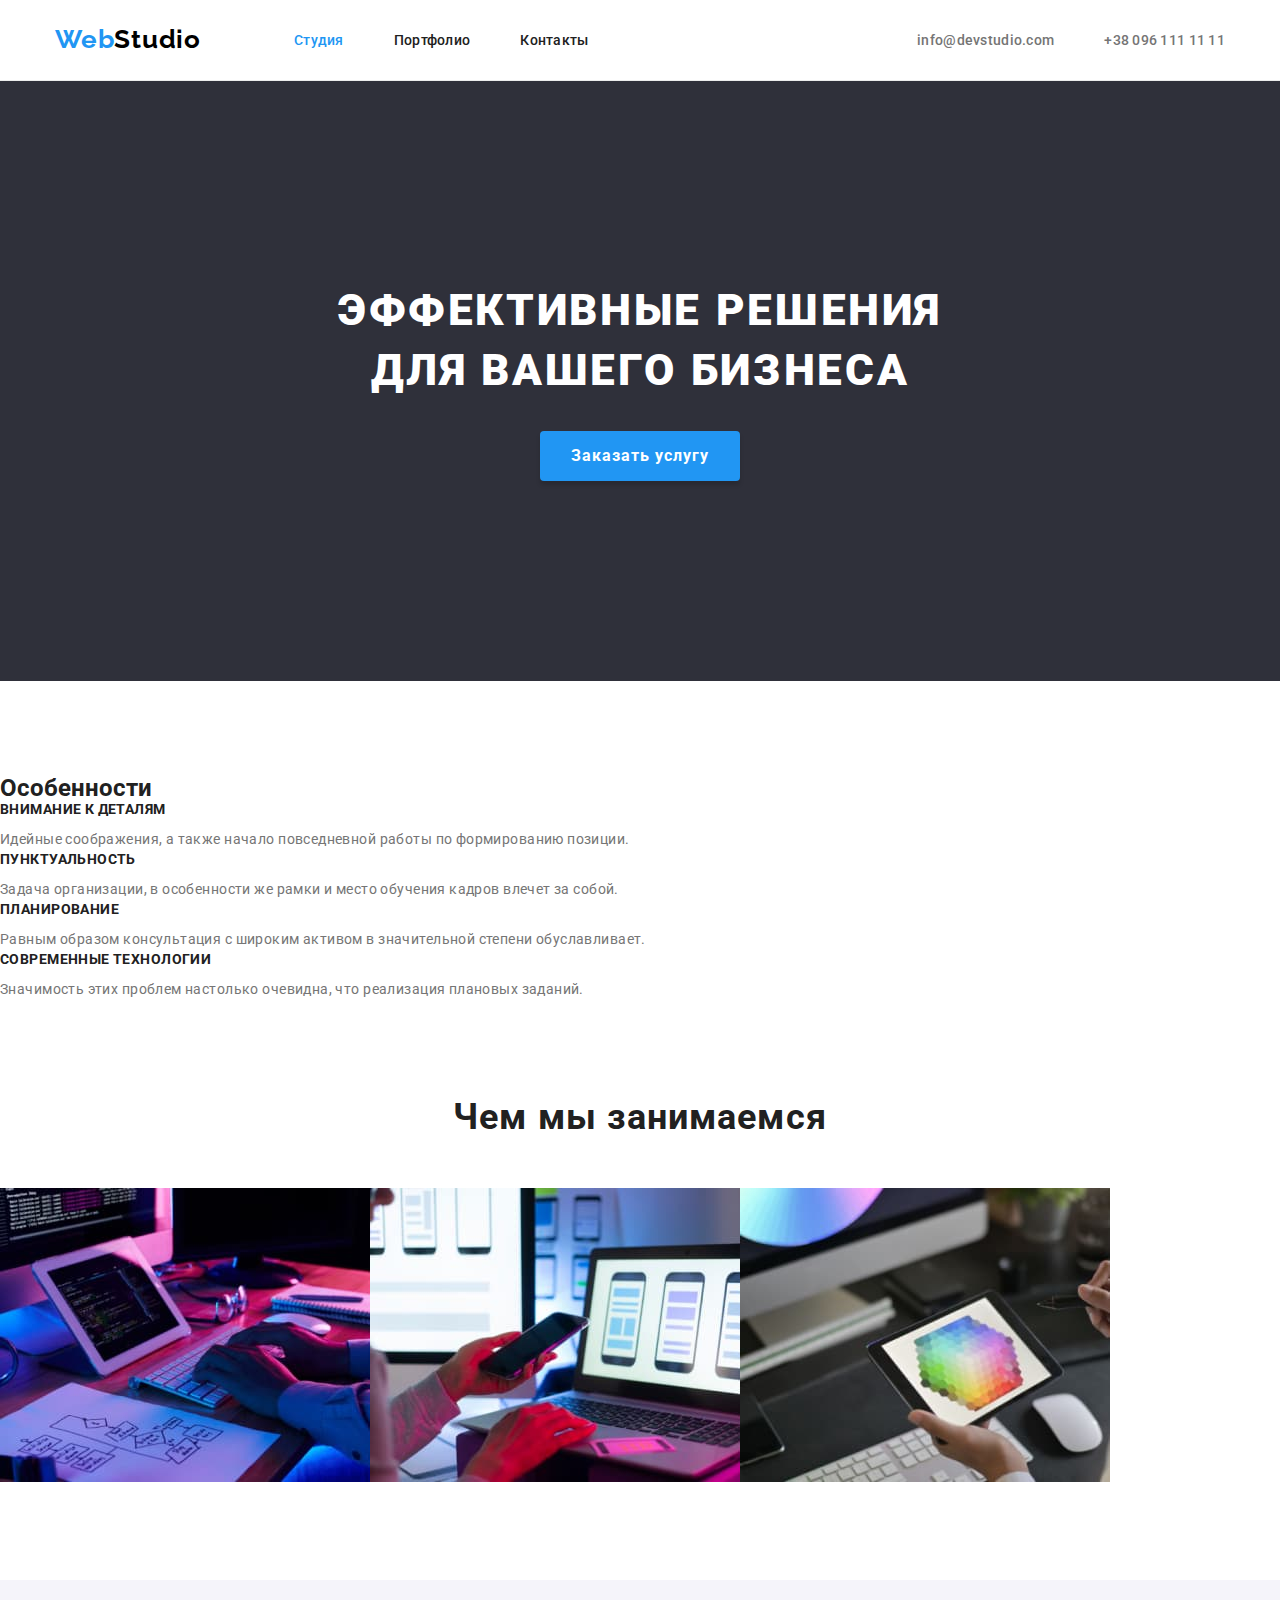
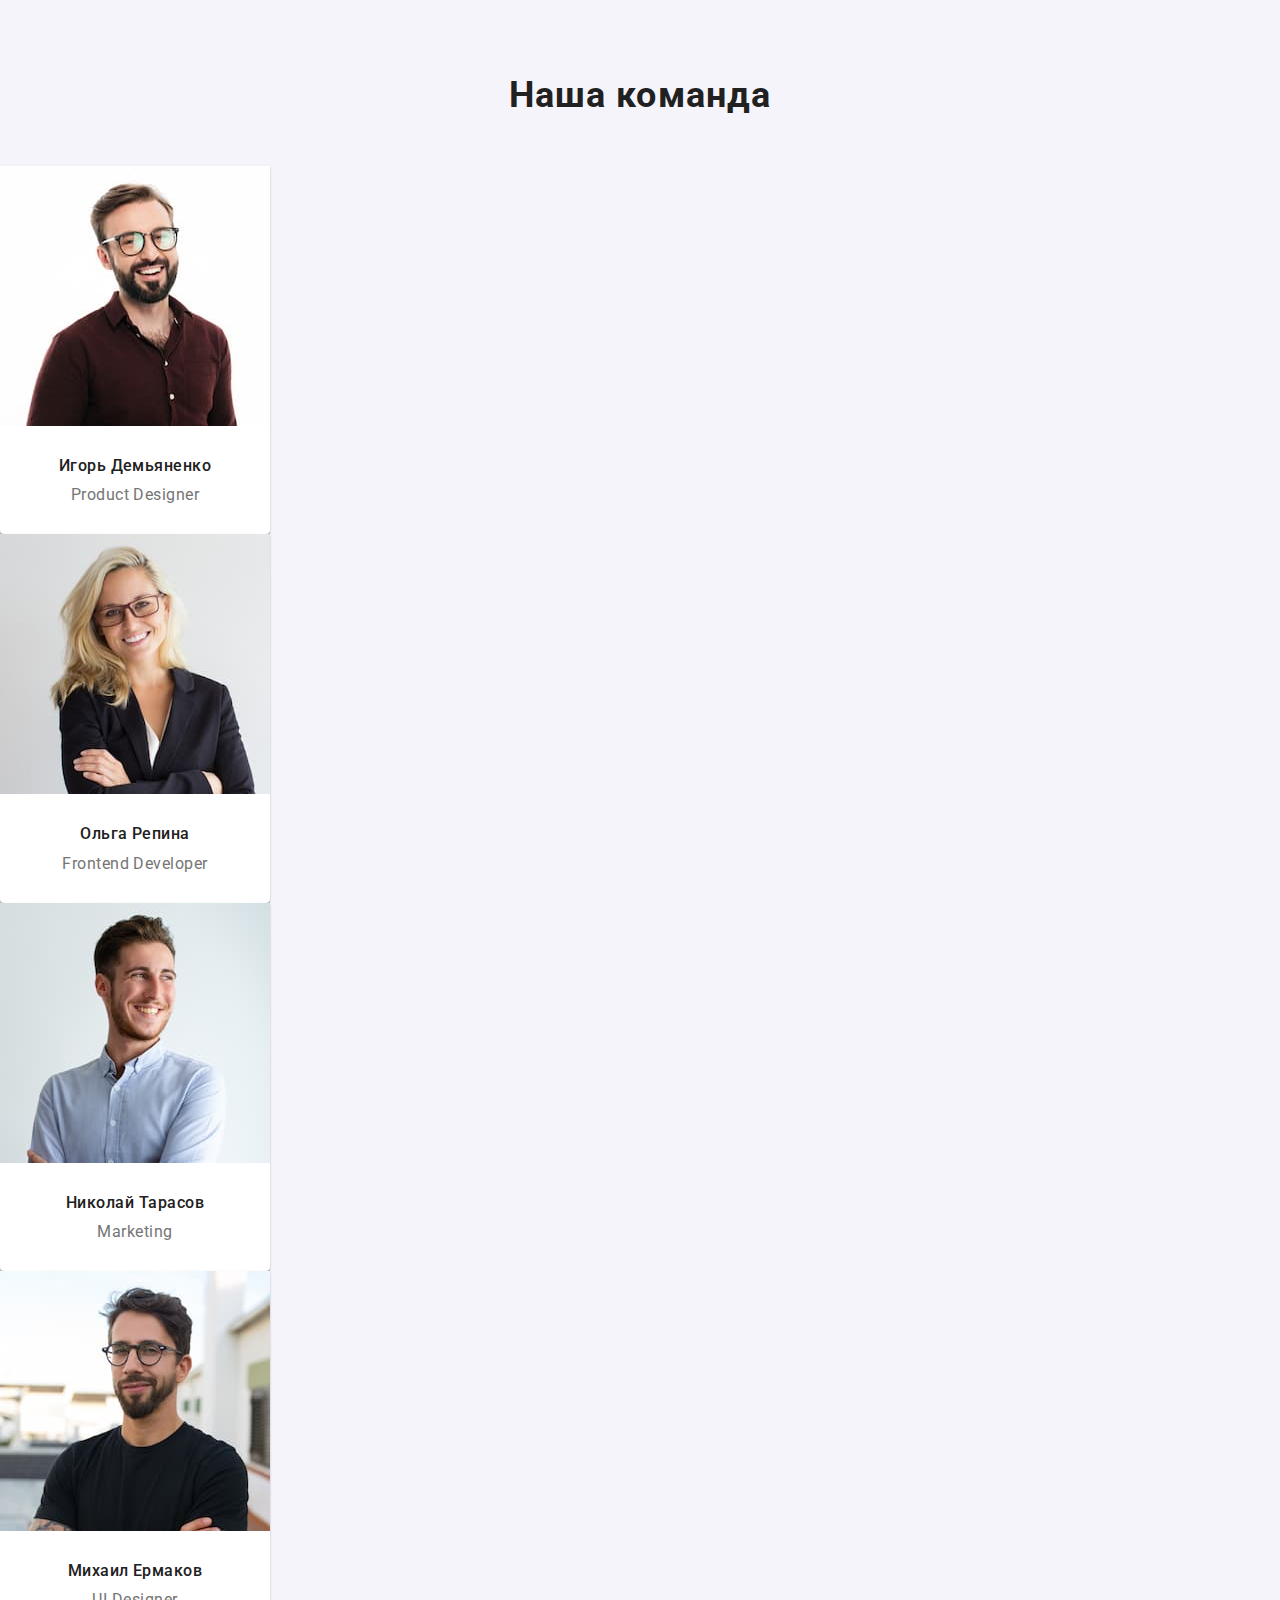
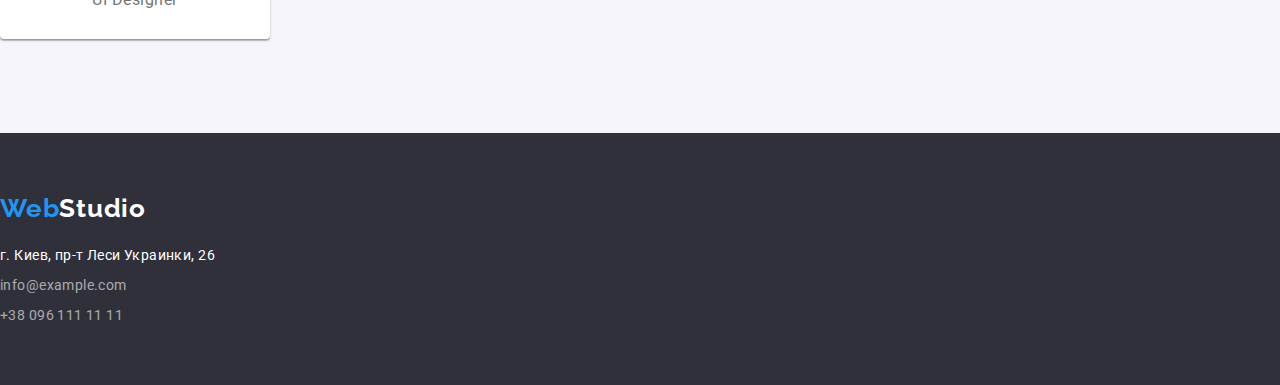
<file: index.html>
<!DOCTYPE html>
<html lang="ru">
  <head>
    <meta charset="UTF-8" />
    <meta http-equiv="X-UA-Compatible" content="IE=edge" />
    <meta name="viewport" content="width=device-width, initial-scale=1.0" />
    <title>Web Studio</title>
    <link rel="preconnect" href="https://fonts.googleapis.com" />
    <link rel="preconnect" href="https://fonts.gstatic.com" crossorigin />
    <link
      href="https://fonts.googleapis.com/css2?family=Arima+Madurai:wght@900&family=Grandstander:ital,wght@1,300&family=Raleway:wght@700&family=Roboto:wght@400;500;700;900&display=swap"
      rel="stylesheet"
    />
    <link
      rel="stylesheet"
      href="https://cdnjs.cloudflare.com/ajax/libs/modern-normalize/1.1.0/modern-normalize.min.css"
    />
    <link rel="stylesheet" href="./css/styles.css" />
  </head>

  <body>
    <!-- секция заголовка -->
    <header class="header">
      <div class="container">
        <nav class="main-nav">
          <a href="./index.html" class="logo"><span class="logo-web">Web</span>Studio</a>
          <ul class="nav-list">
            <li class="nav-item"><a class="nav-link link current" href="./index.html">Студия</a></li>
            <li class="nav-item"><a class="nav-link link" href="./portfolio.html">Портфолио</a></li>
            <li class="nav-item"><a class="nav-link link" href="">Контакты</a></li>
          </ul>
        </nav>

        <ul class="header-contacts">
          <li class="header-contacts-item">
            <a class="header-contacts-link link" href="mailto:info@devstudio.com">info@devstudio.com</a>
          </li>
          <li class="header-contacts-item">
            <a class="header-contacts-link link" href="tel:+380961111111">+38 096 111 11 11</a>
          </li>
        </ul>
      </div>
    </header>

    <!-- основная секция -->
    <main>
      <!-- герой -->
      <div class="hero">
        <h1 class="hero-text">
          Эффективные решения <br />
          для вашего бизнеса
        </h1>
        <button type="button" class="hero-button">Заказать услугу</button>
      </div>

      <!-- особенности -->
      <section class="features">
        <h2>Особенности</h2>
        <ul>
          <li class="features-item">
            <h3 class="features-item-name">Внимание к деталям</h3>
            <p class="features-item-text">
              Идейные соображения, а также начало повседневной работы по формированию позиции.
            </p>
          </li>
          <li class="features-item">
            <h3 class="features-item-name">Пунктуальность</h3>
            <p class="features-item-text">
              Задача организации, в особенности же рамки и место обучения кадров влечет за собой.
            </p>
          </li>
          <li class="features-item">
            <h3 class="features-item-name">Планирование</h3>
            <p class="features-item-text">
              Равным образом консультация с широким активом в значительной степени обуславливает.
            </p>
          </li>
          <li class="features-item">
            <h3 class="features-item-name">Современные технологии</h3>
            <p class="features-item-text">
              Значимость этих проблем настолько очевидна, что реализация плановых заданий.
            </p>
          </li>
        </ul>
      </section>

      <!-- чем мы занимаемся -->
      <section class="we-do">
        <h2 class="we-do-title">Чем мы занимаемся</h2>
        <ul class="we-do-list">
          <li>
            <a href="">
              <img src="./images/img1.jpg" alt="вёрстка сайта" width="370" height="294" />
            </a>
          </li>
          <li>
            <a href="">
              <img src="./images/img2.jpg" alt="дизайн мобильных приложений" width="370" height="294" />
            </a>
          </li>
          <li>
            <a href="">
              <img src="./images/img3.jpg" alt="выбор цветовой гаммы" width="370" height="294" />
            </a>
          </li>
        </ul>
      </section>

      <!-- наша команда -->
      <section class="team">
        <h2 class="team-title">Наша команда</h2>
        <ul>
          <li class="team-member">
            <img src="./images/empl1.jpg" alt="сотрудник компании мужчина" width="270" height="260" />
            <p class="team-member-name">Игорь Демьяненко</p>
            <p class="team-member-position" lang="en">Product Designer</p>
          </li>
          <li class="team-member">
            <img src="./images/empl2.jpg" alt="сотрудник компании женщина" width="270" height="260" />
            <p class="team-member-name">Ольга Репина</p>
            <p class="team-member-position" lang="en">Frontend Developer</p>
          </li>
          <li class="team-member">
            <img src="./images/empl3.jpg" alt="сотрудник компании мужчина" width="270" height="260" />
            <p class="team-member-name">Николай Тарасов</p>
            <p class="team-member-position" lang="en">Marketing</p>
          </li>
          <li class="team-member">
            <img src="./images/empl4.jpg" alt="сотрудник компании мужчина" width="270" height="260" />
            <p class="team-member-name">Михаил Ермаков</p>
            <p class="team-member-position" lang="en">UI Designer</p>
          </li>
        </ul>
      </section>
    </main>

    <!-- нижний колонтитул -->
    <footer class="footer">
      <a href="./index.html" class="logo"><span class="logo-web">Web</span>Studio</a>
      <address class="footer-address">
        <ul>
          <li class="footer-address-item">
            <a
              class="footer-address-link office-link link"
              href="https://goo.gl/maps/2VdXaHQesthj9XHVA"
              target="_blank"
              rel="noreferrer noopener"
              >г. Киев, пр-т Леси Украинки, 26</a
            >
          </li>
          <li class="footer-address-item">
            <a class="footer-address-link link" href="mailto:info@example.com">info@example.com</a>
          </li>
          <li class="footer-address-item">
            <a class="footer-address-link link" href="tel:+380961111111">+38 096 111 11 11</a>
          </li>
        </ul>
      </address>
    </footer>
  </body>
</html>
</file>
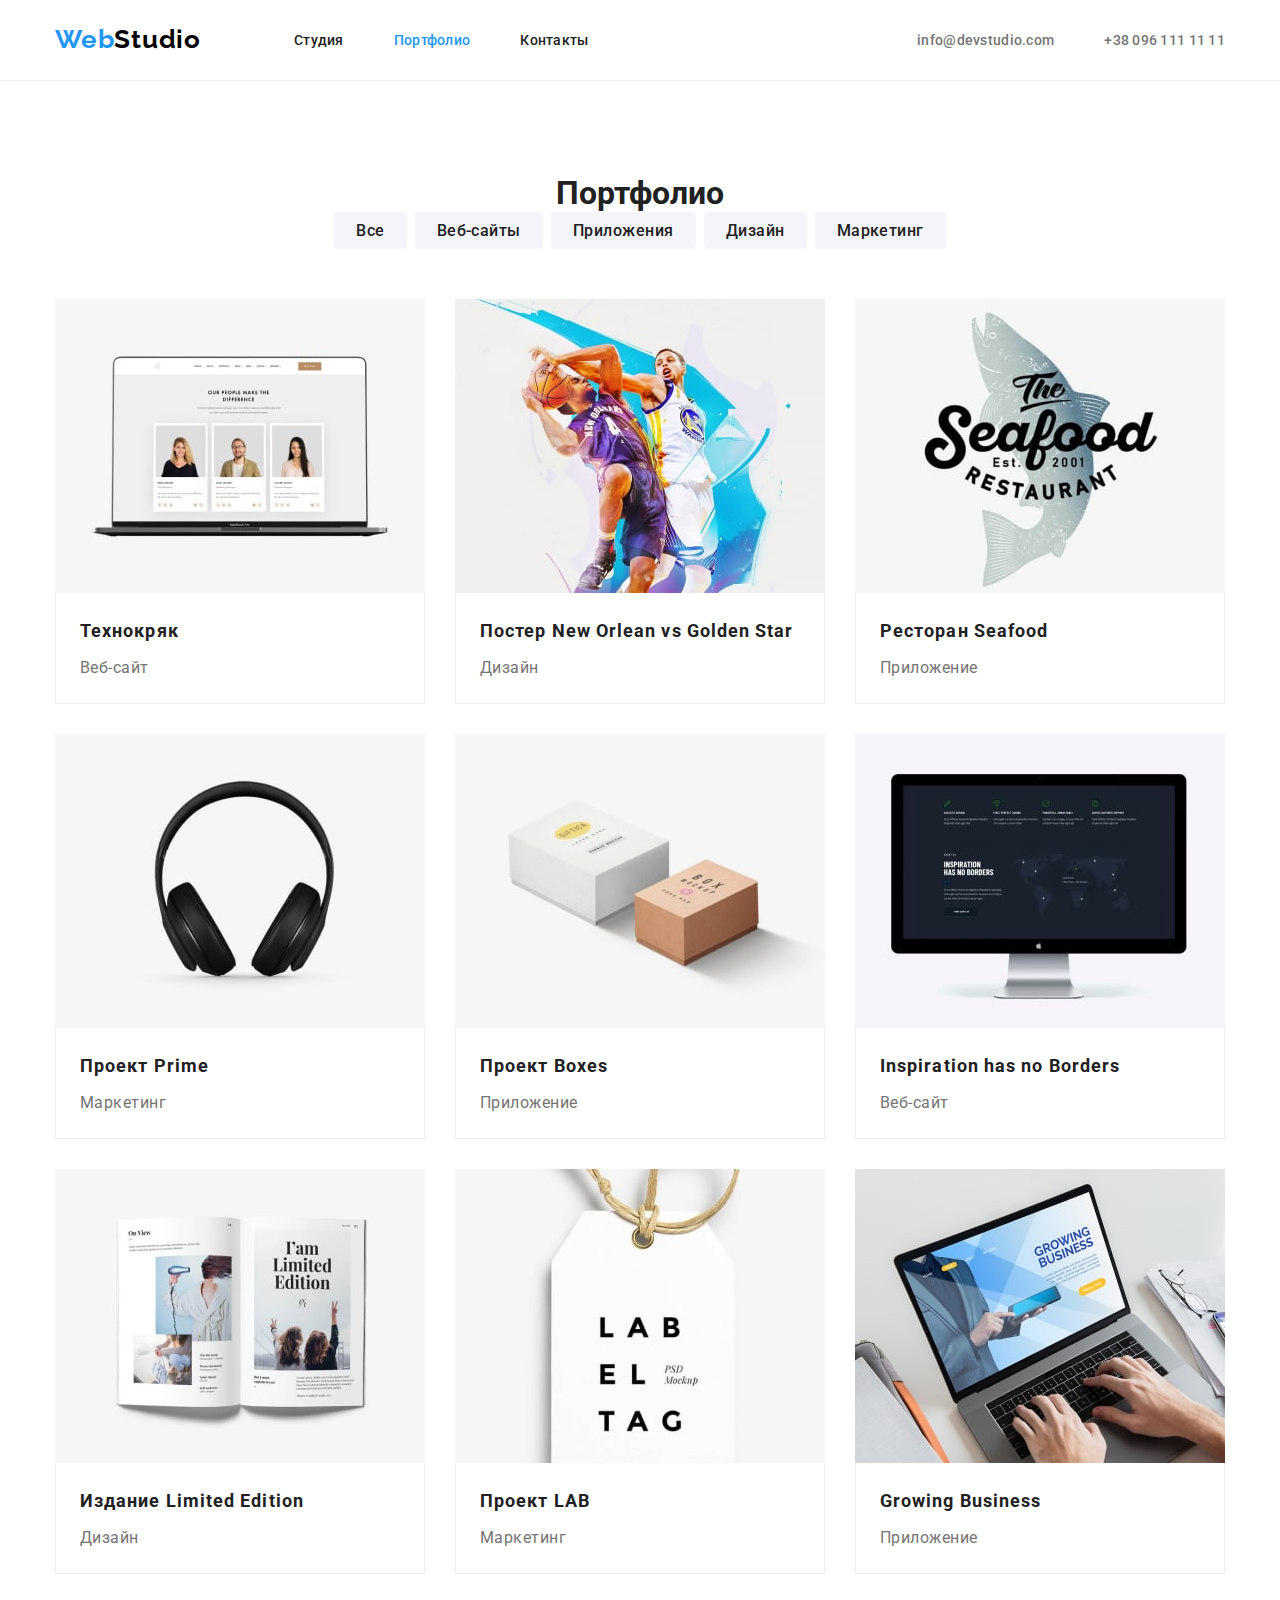
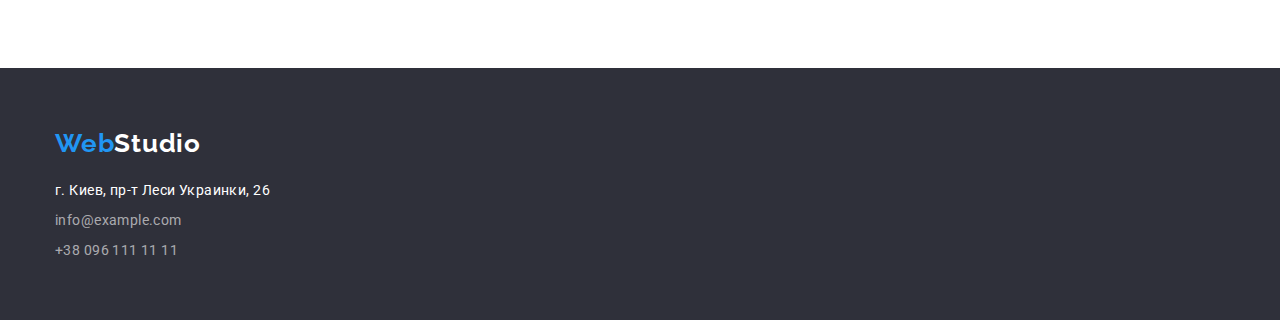
<file: portfolio.html>
<!DOCTYPE html>
<html lang="ru">
  <head>
    <meta charset="UTF-8" />
    <meta http-equiv="X-UA-Compatible" content="IE=edge" />
    <meta name="viewport" content="width=device-width, initial-scale=1.0" />
    <title>Portfolio</title>
    <link rel="preconnect" href="https://fonts.googleapis.com" />
    <link rel="preconnect" href="https://fonts.gstatic.com" crossorigin />
    <link
      href="https://fonts.googleapis.com/css2?family=Arima+Madurai:wght@900&family=Grandstander:ital,wght@1,300&family=Raleway:wght@700&family=Roboto:wght@400;500;700;900&display=swap"
      rel="stylesheet"
    />
    <link
      rel="stylesheet"
      href="https://cdnjs.cloudflare.com/ajax/libs/modern-normalize/1.1.0/modern-normalize.min.css"
    />
    <link rel="stylesheet" href="./css/styles.css" />
  </head>

  <body>
    <!-- секция заголовка -->
    <header class="header">
      <div class="container">
        <nav class="main-nav">
          <a href="./index.html" class="logo"><span class="logo-web">Web</span>Studio</a>
          <ul class="nav-list">
            <li class="nav-item"><a class="nav-link link" href="./index.html">Студия</a></li>
            <li class="nav-item"><a class="nav-link link current" href="./portfolio.html">Портфолио</a></li>
            <li class="nav-item"><a class="nav-link link" href="">Контакты</a></li>
          </ul>
        </nav>

        <ul class="header-contacts">
          <li class="header-contacts-item">
            <a class="header-contacts-link link" href="mailto:info@devstudio.com">info@devstudio.com</a>
          </li>
          <li class="header-contacts-item">
            <a class="header-contacts-link link" href="tel:+380961111111">+38 096 111 11 11</a>
          </li>
        </ul>
      </div>
    </header>

    <!-- основная секция -->
    <main>
      <!-- секция портфолио -->
      <section class="portfolio">
        <div class="container">
          <h1 class="title">Портфолио</h1>

          <div class="center">
            <ul class="portf-filter">
              <li class="portf-filter-item">
                <button type="button" class="portf-filter-btn">Все</button>
              </li>
              <li class="portf-filter-item">
                <button type="button" class="portf-filter-btn">Веб-сайты</button>
              </li>
              <li class="portf-filter-item">
                <button type="button" class="portf-filter-btn">Приложения</button>
              </li>
              <li class="portf-filter-item">
                <button type="button" class="portf-filter-btn">Дизайн</button>
              </li>
              <li class="portf-filter-item">
                <button type="button" class="portf-filter-btn">Маркетинг</button>
              </li>
            </ul>
          </div>

          <ul class="portf-cards">
            <li class="portf-cards-item">
              <img src="./images/portfolio-1.jpg" alt="сайт на экране ноутбука" width="370" height="294" />
              <div class="portf-card-description">
                <h2 class="portf-cards-name">Технокряк</h2>
                <p class="portf-cards-type">Веб-сайт</p>
              </div>
            </li>
            <li class="portf-cards-item">
              <img src="./images/portfolio-2.jpg" alt="баскетболисты" width="370" height="294" />
              <div class="portf-card-description">
                <h2 class="portf-cards-name">Постер New Orlean vs Golden Star</h2>
                <p class="portf-cards-type">Дизайн</p>
              </div>
            </li>
            <li class="portf-cards-item">
              <img src="./images/portfolio-3.jpg" alt="логотип ресторана сифуд" width="370" height="294" />
              <div class="portf-card-description">
                <h2 class="portf-cards-name">Ресторан Seafood</h2>
                <p class="portf-cards-type">Приложение</p>
              </div>
            </li>
            <li class="portf-cards-item">
              <img src="./images/portfolio-4.jpg" alt="наушники" width="370" height="294" />
              <div class="portf-card-description">
                <h2 class="portf-cards-name">Проект Prime</h2>
                <p class="portf-cards-type">Маркетинг</p>
              </div>
            </li>
            <li class="portf-cards-item">
              <img src="./images/portfolio-5.jpg" alt="две картонные коробки" width="370" height="294" />
              <div class="portf-card-description">
                <h2 class="portf-cards-name">Проект Boxes</h2>
                <p class="portf-cards-type">Приложение</p>
              </div>
            </li>
            <li class="portf-cards-item">
              <img src="./images/portfolio-6.jpg" alt="монитор эппл" width="370" height="294" />
              <div class="portf-card-description">
                <h2 class="portf-cards-name">Inspiration has no Borders</h2>
                <p class="portf-cards-type">Веб-сайт</p>
              </div>
            </li>
            <li class="portf-cards-item">
              <img src="./images/portfolio-7.jpg" alt="разворот журнала" width="370" height="294" />
              <div class="portf-card-description">
                <h2 class="portf-cards-name">Издание Limited Edition</h2>
                <p class="portf-cards-type">Дизайн</p>
              </div>
            </li>
            <li class="portf-cards-item">
              <img
                src="./images/portfolio-8.jpg"
                alt="бирка с надписью лаб эл таг"
                width="370"
                height="294"
              />
              <div class="portf-card-description">
                <h2 class="portf-cards-name">Проект LAB</h2>
                <p class="portf-cards-type">Маркетинг</p>
              </div>
            </li>
            <li class="portf-cards-item">
              <img src="./images/portfolio-9.jpg" alt="руки печатают на ноутбуке" width="370" height="294" />
              <div class="portf-card-description">
                <h2 class="portf-cards-name">Growing Business</h2>
                <p class="portf-cards-type">Приложение</p>
              </div>
            </li>
          </ul>
        </div>
      </section>
    </main>

    <!-- нижний колонтитул -->
    <footer class="footer">
      <div class="container">
        <a href="./index.html" class="logo"><span class="logo-web">Web</span>Studio</a>
        <address class="footer-address">
          <ul>
            <li class="footer-address-item">
              <a
                class="footer-address-link office-link link"
                href="https://goo.gl/maps/2VdXaHQesthj9XHVA"
                target="_blank"
                rel="noreferrer noopener"
                >г. Киев, пр-т Леси Украинки, 26</a
              >
            </li>
            <li class="footer-address-item">
              <a class="footer-address-link link" href="mailto:info@example.com">info@example.com</a>
            </li>
            <li class="footer-address-item">
              <a class="footer-address-link link" href="tel:+380961111111">+38 096 111 11 11</a>
            </li>
          </ul>
        </address>
      </div>
    </footer>
  </body>
</html>
</file>
<file: css/styles.css>
:root {
    --color-main-text: #212121;
    --color-sec-text: #757575;
    --color-third-text: #FFF;
    --color-accent: #2196F3;
    --color-background: #2F303A;
}
body {
    font-family: Roboto, Verdana, Tahoma, sans-serif;
    color: var(--color-main-text);
}
ul,h1,h2,h3,p {
    padding: 0;
    margin: 0;
}
.link {
    text-decoration: none;
}
.link:hover,
.link:focus {
    color: var(--color-accent);
}

.container {
    width: 1200px;
    padding: 0 15px;
    margin: 0 auto;
}

.visually-hidden {
    position: absolute;
    white-space: nowrap;
    width: 1px;
    height: 1px;
    overflow: hidden;
    border: 0;
    padding: 0;
    clip: rect(0 0 0 0);
    clip-path: inset(50%);
    margin: -1px;
}

/* ------------- секция заголовка ------------- */
.header {
    border-bottom: 1px solid #ECECEC; 
}
.header .container {
    display: flex;
    justify-content: space-between;
    align-items: center;
    min-height: 80px;
}
.main-nav {
    display: flex;
    align-items: center;
}
.logo {
    font: 700 26px Raleway, sans-serif;
    letter-spacing: 0.03em;
    line-height: 1.2;
    text-decoration: none;
}
.header .logo {
    color: #000000;
}
.logo-web {
    color: var(--color-accent);
}
.nav-list {
    display: flex;
    margin-left: 93px;
}
.nav-item {
    list-style-type: none;
}
.nav-item:not(:last-child) {
    margin-right: 50px;
}

.nav-link, 
.header-contacts-link {
    font-size: 14px;
    font-weight: 500;
    line-height: 1.14;
    letter-spacing: 0.02em;
    color: var(--color-main-text);
}
.nav-link.current {
    color: var(--color-accent);
}
.header-contacts {
    display: flex;
}
.header-contacts-item {
    list-style-type: none;
}
.header-contacts-item:not(:last-child) {
    margin-right: 50px;
}
.header-contacts-link {
    color: var(--color-sec-text);
}


/* ------------- нижний колонтитул ------------- */
.footer {
    background-color: var(--color-background);
    padding: 60px 0;
}
.footer-address {
    margin-top: 20px;
}
.footer .logo {
    color: var(--color-third-text);
}
.footer-address-item {
    list-style-type: none;
    height: 21px;
}
.footer-address-item:not(:last-child) {
    margin-bottom: 9px;
}
.footer-address-link {
    color: rgba(255, 255, 255, 0.6);
    font-style: normal;
    font-size: 14px;
    line-height: 1.71;
    letter-spacing: 0.03em;
}
.office-link {
    color: var(--color-third-text);
}
/* ----------- герой ------------ */
.hero {
    text-align: center;
    padding: 200px 0;
    background-color: var(--color-background);
    
}
.hero-text {
    margin-bottom: 30px;
    font-weight: 900;
    font-size: 44px;
    line-height: 1.36;
    letter-spacing: 0.06em;
    text-transform: uppercase;
    color: var(--color-third-text);
}
.hero-button {
    font-family: inherit;;
    font-size: 16px;
    font-weight: 700;
    color: var(--color-third-text);
    line-height: 1.87;
    letter-spacing: 0.06em;
    width: 200px;
    height: 50px;
    background: var(--color-accent);
    box-shadow: 0px 4px 4px rgba(0, 0, 0, 0.15);
    border-radius: 4px;
    border: none;
}
/* ----------- особенности ------------ */
.features {
    padding: 94px 0;
}
.features-list {
    display: flex;
}
.features-item {
    list-style-type: none;
    width: calc((100%-90)/4);
}
.features-item:not(:last-child) {
    margin-right: 30px;
}
.features-item-name {
    font-weight: 700;
    font-size: 14px;
    line-height: 1.14;
    letter-spacing: 0.03em;
    text-transform: uppercase;
    margin-bottom: 10px; 
}
.features-item-text {
    font-size: 14px;
    line-height: 1.71;
    letter-spacing: 0.03em;
    color: var(--color-sec-text);
}
/* ----------- чем мы занимаемся ------- */
.we-do {
    padding-bottom: 94px;
}
.we-do-title,
.team-title {
    margin-bottom: 50px;
    font-weight: 700;
    font-size: 36px;
    line-height: 1.17;
    text-align: center;
    letter-spacing: 0.03em;
    color: var(--color-main-text);
}
.we-do-list {
    display: flex;
    list-style-type: none;
}
.we-do-item:not(:last-child) {
    margin-right: 30px;
}
.we-do-item img {
    display: block;
}
/* ------------ наша команда ------------ */
.team {
    background: #F5F4FA;
    padding: 94px 0;
}
.team-list {
    display: flex;
}
.team-member {
    list-style-type: none;
    width: 270px;
    padding-bottom: 30px;
    background: #FFFFFF;
    box-shadow: 0px 1px 3px rgba(0, 0, 0, 0.12),
    0px 1px 1px rgba(0, 0, 0, 0.14),
    0px 2px 1px rgba(0, 0, 0, 0.2);
    border-radius: 0px 0px 4px 4px;
}
.team-member:not(:last-child) {
    margin-right: 30px;
}
.team-member img {
    display: block;
    margin-bottom: 30px;
}
.team-member-name{
    margin-bottom: 10px;
}
.team-member-name,
.team-member-position {
    font-weight: 500;
    font-size: 16px;
    line-height: 1.19;
    text-align: center;
    letter-spacing: 0.03em;
}
.team-member-position {
  font-weight: 400;
  color: var(--color-sec-text);
}

/* ------------- секция портфолио ------------- */
.portfolio {
    text-align: center;
    padding: 94px 0;
}
.center {
    display: inline-block;
}
.portf-filter {
    display: flex;
    margin-bottom: 50px;
}
.portf-filter-item {
    list-style-type: none;
}
.portf-filter-item:not(:last-child) {
    margin-right: 8px;
}
.portf-filter-btn {
    font-family: inherit;
    font-size: 16px;
    font-weight: 500;
    color: var(--color-main-text);
    line-height: 1.6;
    letter-spacing: 0.03em;
    padding: 6px 22px;
    background-color: #F5F4FA;
    border: none;
    border-radius: 4px;
}
.portf-filter-btn:hover,
.portf-filter-btn:focus {
    color: var(--color-third-text);
    background-color: var(--color-accent);
    cursor: pointer;
}

.portf-cards {
    display: flex;
    flex-wrap: wrap;
    /* margin: 0 auto; */
}

.portf-cards-item {
    list-style-type: none;
    /* border: 1px solid #EEEEEE; */
}
.portf-cards-item:not(:nth-child(3n+3)) {
    margin-right: 30px;
}
.portf-cards-item:not(:nth-last-child(-n+3)) {
    margin-bottom: 30px;
}
.portf-cards-item img {
    display: block;
}
.portf-card-description {
    padding: 20px 24px;
    text-align: left;
    border: 1px solid #EEEEEE;
    border-top: none;
}

.portf-cards-name {
    margin-bottom: 4px;
    font-size: 18px;
    font-weight: 700;
    line-height: 2;
    letter-spacing: 0.06em;
}

.portf-cards-type {
    line-height: 1.87;
    letter-spacing: 0.03em;
    color: var(--color-sec-text);
}
</file>
